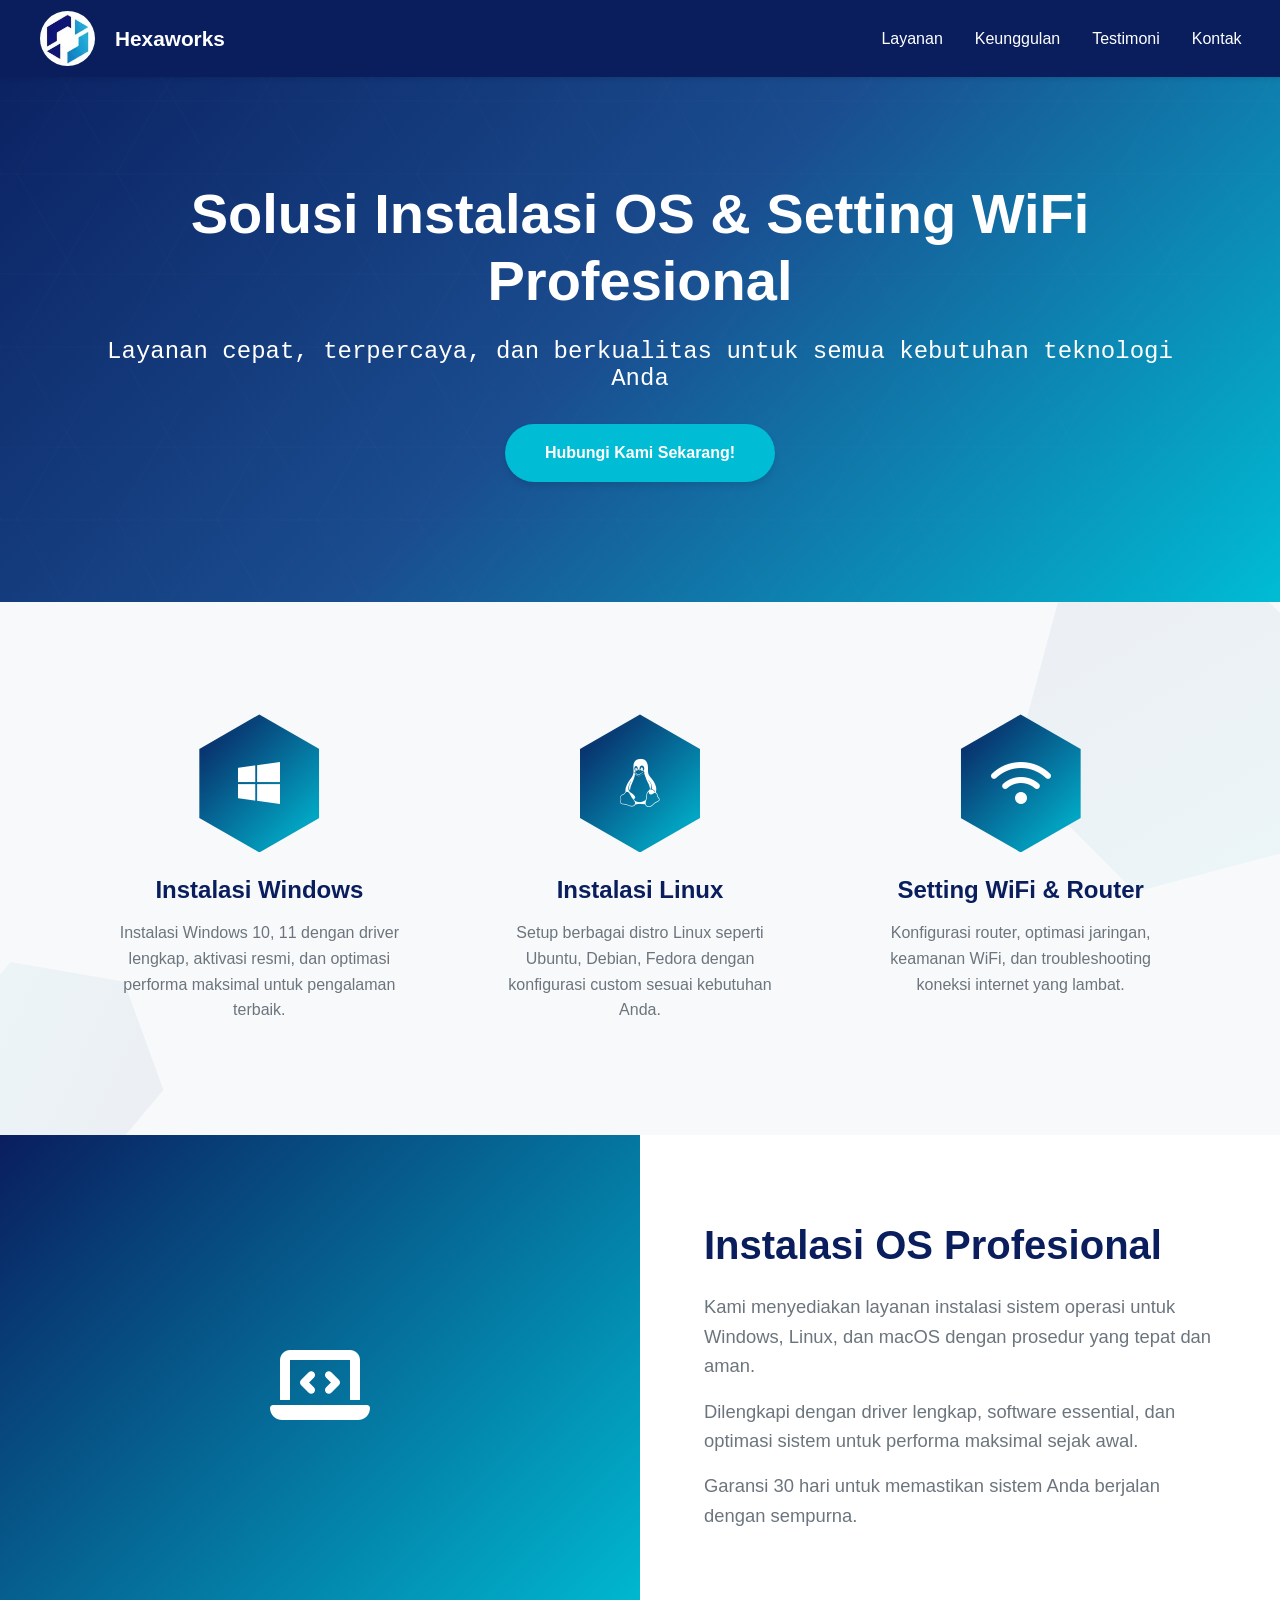
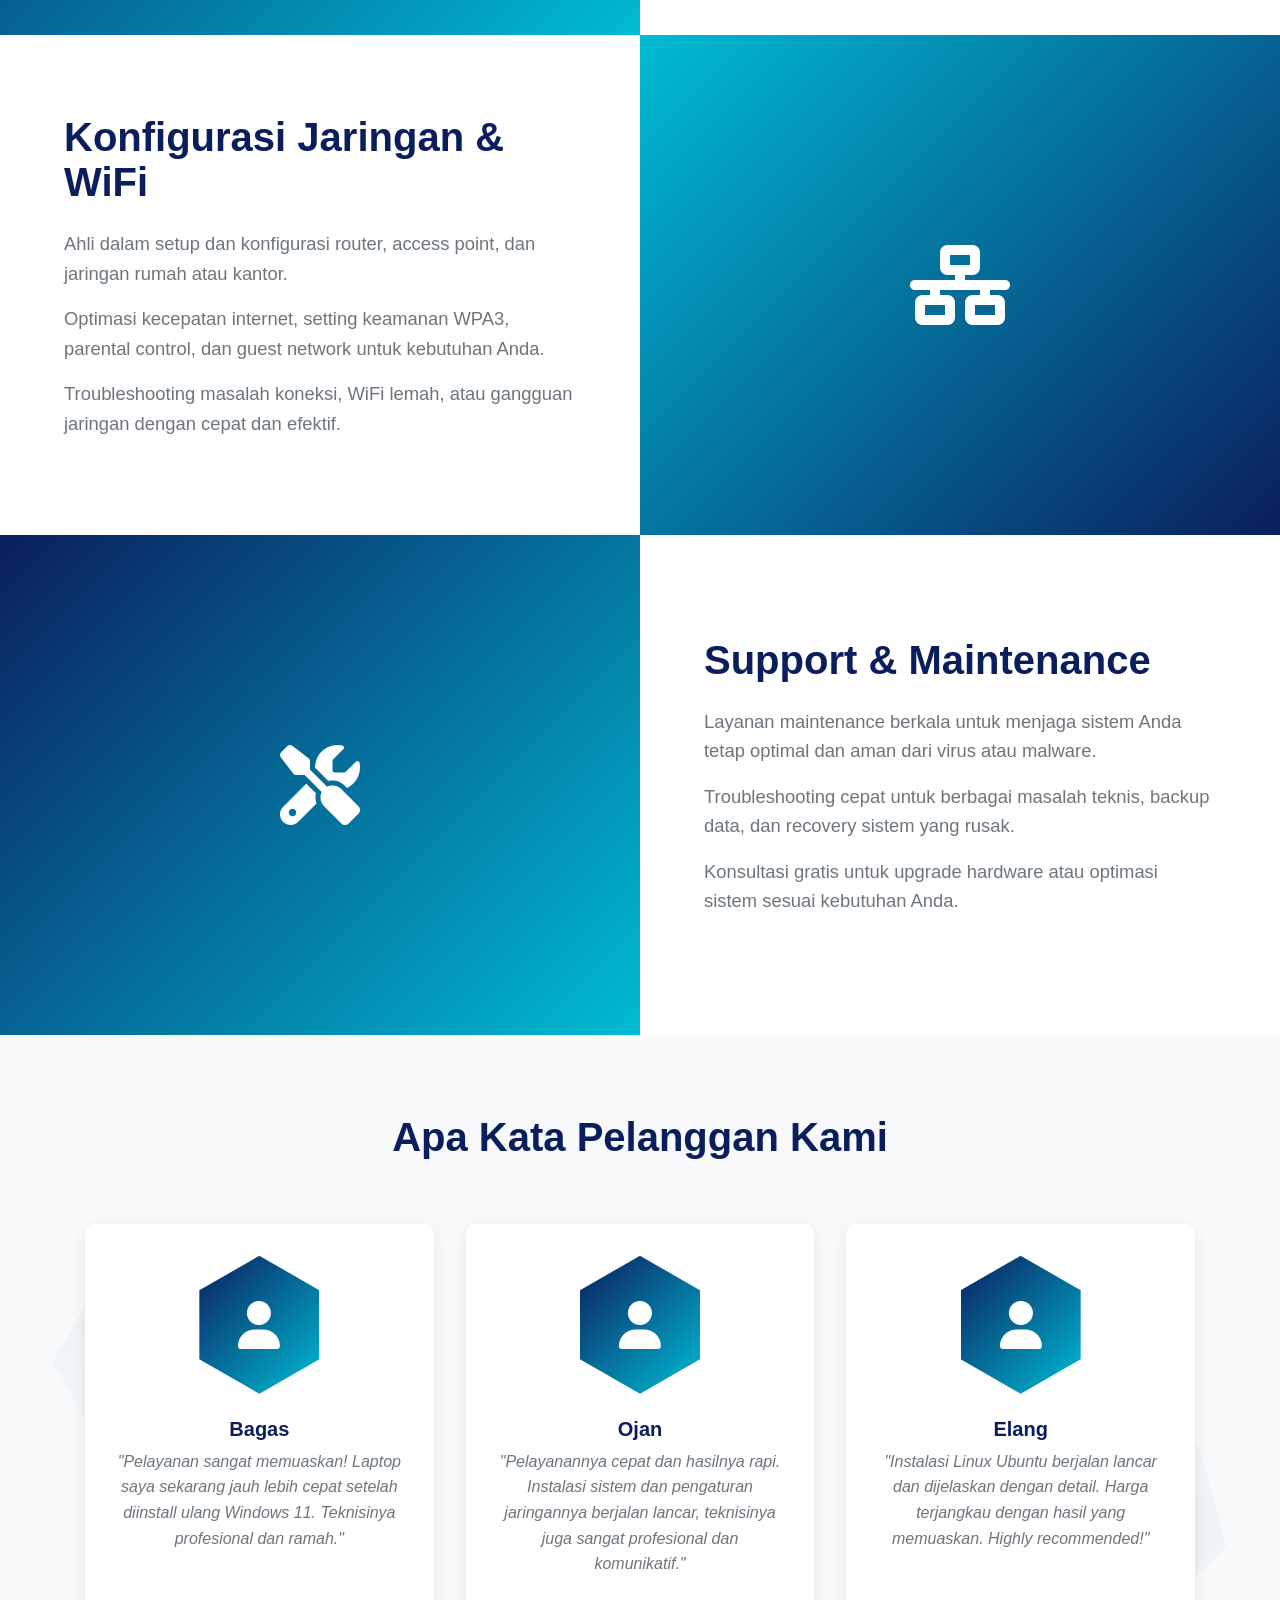
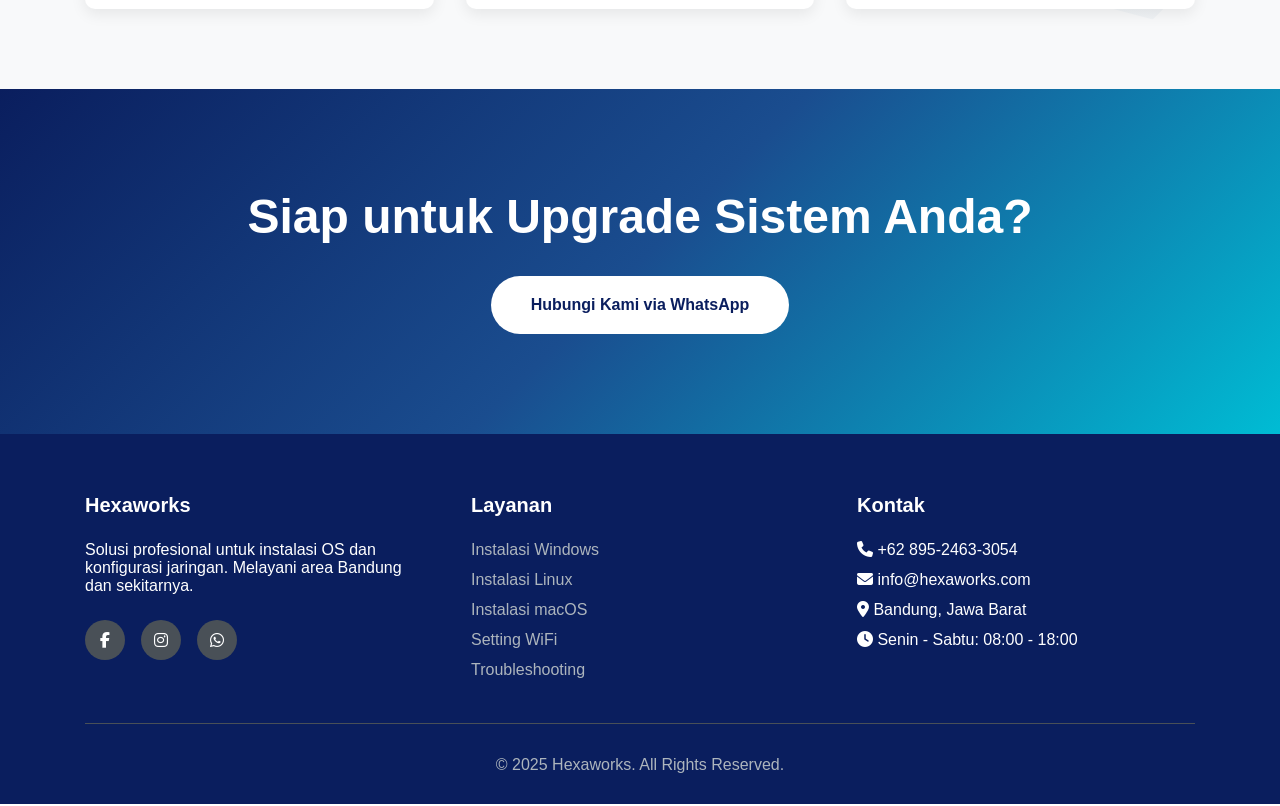
<file: index.html>
<!DOCTYPE html>
<html lang="id">
<head>
    <meta charset="UTF-8">
    <meta name="viewport" content="width=device-width, initial-scale=1.0">
    <title>Hexaworks - Jasa Instalasi OS & Setting WiFi</title>
    <link href="https://cdnjs.cloudflare.com/ajax/libs/font-awesome/6.4.0/css/all.min.css" rel="stylesheet">
    <link rel="stylesheet" href="Style.css">
</head>
<body>
    <!-- Navigation -->
    <nav>
        <div class="nav-container">
            <div class="nav-left">
                <div class="nav-circle">
                 <img src="logo.jpeg">
             </div>
        </div>
        <a href="#" class="nav-brand">Hexaworks</a>
            <button class="menu-toggle" onclick="toggleMenu()">
                <i class="fas fa-bars"></i>
            </button>
            <ul class="nav-menu" id="navMenu">
                <li><a href="#services" onclick="closeMenu()">Layanan</a></li>
                <li><a href="#showcase" onclick="closeMenu()">Keunggulan</a></li>
                <li><a href="#testimonials" onclick="closeMenu()">Testimoni</a></li>
                <li><a href="#contact" onclick="closeMenu()">Kontak</a></li>
            </ul>
    </nav>

    <!-- Hero Section -->
    <section class="hero">
        <div class="hero-container">
            <h1>Solusi Instalasi OS & Setting WiFi Profesional</h1>
            <p>Layanan cepat, terpercaya, dan berkualitas untuk semua kebutuhan teknologi Anda</p>
            <a href="#contact" class="btn-primary">Hubungi Kami Sekarang!</a>
        </div>
    </section>

    <!-- Icons Section -->
    <section class="icons-section" id="services">
        <div class="container">
            <div class="row">
                <div class="icon-box">
                    <div class="icon-circle">
                        <i class="fab fa-windows"></i>
                    </div>
                    <h3>Instalasi Windows</h3>
                    <p>Instalasi Windows 10, 11 dengan driver lengkap, aktivasi resmi, dan optimasi performa maksimal untuk pengalaman terbaik.</p>
                </div>
                <div class="icon-box">
                    <div class="icon-circle">
                        <i class="fab fa-linux"></i>
                    </div>
                    <h3>Instalasi Linux</h3>
                    <p>Setup berbagai distro Linux seperti Ubuntu, Debian, Fedora dengan konfigurasi custom sesuai kebutuhan Anda.</p>
                </div>
                <div class="icon-box">
                    <div class="icon-circle">
                        <i class="fas fa-wifi"></i>
                    </div>
                    <h3>Setting WiFi & Router</h3>
                    <p>Konfigurasi router, optimasi jaringan, keamanan WiFi, dan troubleshooting koneksi internet yang lambat.</p>
                </div>
            </div>
        </div>
    </section>

    <!-- Image Showcases -->
    <section class="showcase" id="showcase">
        <div class="showcase-item">
            <div class="showcase-img">
                <i class="fas fa-laptop-code"></i>
            </div>
            <div class="showcase-text">
                <h2>Instalasi OS Profesional</h2>
                <p>Kami menyediakan layanan instalasi sistem operasi untuk Windows, Linux, dan macOS dengan prosedur yang tepat dan aman.</p>
                <p>Dilengkapi dengan driver lengkap, software essential, dan optimasi sistem untuk performa maksimal sejak awal.</p>
                <p>Garansi 30 hari untuk memastikan sistem Anda berjalan dengan sempurna.</p>
            </div>
        </div>

        <div class="showcase-item">
            <div class="showcase-img">
                <i class="fas fa-network-wired"></i>
            </div>
            <div class="showcase-text">
                <h2>Konfigurasi Jaringan & WiFi</h2>
                <p>Ahli dalam setup dan konfigurasi router, access point, dan jaringan rumah atau kantor.</p>
                <p>Optimasi kecepatan internet, setting keamanan WPA3, parental control, dan guest network untuk kebutuhan Anda.</p>
                <p>Troubleshooting masalah koneksi, WiFi lemah, atau gangguan jaringan dengan cepat dan efektif.</p>
            </div>
        </div>

        <div class="showcase-item">
            <div class="showcase-img">
                <i class="fas fa-tools"></i>
            </div>
            <div class="showcase-text">
                <h2>Support & Maintenance</h2>
                <p>Layanan maintenance berkala untuk menjaga sistem Anda tetap optimal dan aman dari virus atau malware.</p>
                <p>Troubleshooting cepat untuk berbagai masalah teknis, backup data, dan recovery sistem yang rusak.</p>
                <p>Konsultasi gratis untuk upgrade hardware atau optimasi sistem sesuai kebutuhan Anda.</p>
            </div>
        </div>
    </section>

    <!-- Testimonials -->
    <section class="testimonials" id="testimonials">
        <div class="container">
            <div class="section-heading">
                <h2>Apa Kata Pelanggan Kami</h2>
            </div>
            <div class="testimonial-grid">
                <div class="testimonial-card">
                    <div class="testimonial-img">
                        <i class="fas fa-user"></i>
                    </div>
                    <h5>Bagas</h5>
                    <p>"Pelayanan sangat memuaskan! Laptop saya sekarang jauh lebih cepat setelah diinstall ulang Windows 11. Teknisinya profesional dan ramah."</p>
                </div>
                <div class="testimonial-card">
                    <div class="testimonial-img">
                        <i class="fas fa-user"></i>
                    </div>
                    <h5>Ojan</h5>
                    <p>"Pelayanannya cepat dan hasilnya rapi. Instalasi sistem dan pengaturan jaringannya berjalan lancar, teknisinya juga sangat profesional dan komunikatif."</p>
                </div>
                <div class="testimonial-card">
                    <div class="testimonial-img">
                        <i class="fas fa-user"></i>
                    </div>
                    <h5>Elang</h5>
                    <p>"Instalasi Linux Ubuntu berjalan lancar dan dijelaskan dengan detail. Harga terjangkau dengan hasil yang memuaskan. Highly recommended!"</p>
                </div>
            </div>
        </div>
    </section>

    <!-- Call to Action -->
    <section class="cta-section" id="contact">
        <div class="container">
            <h2>Siap untuk Upgrade Sistem Anda?</h2>
            <a href="https://wa.me/6289524633054" class="btn-secondary">Hubungi Kami via WhatsApp</a>
        </div>
    </section>

    <!-- Footer -->
    <footer>
        <div class="container">
            <div class="footer-content">
                <div class="footer-section">
                    <h4>Hexaworks</h4>
                    <p>Solusi profesional untuk instalasi OS dan konfigurasi jaringan. Melayani area Bandung dan sekitarnya.</p>
                    <div class="social-icons">
                        <a href="#"><i class="fab fa-facebook-f"></i></a>
                        <a href="https://www.instagram.com/hexaworks4/?utm_source=ig_web_button_share_sheet"><i class="fab fa-instagram"></i></a>
                        <a href="https://wa.me/6289524633054"><i class="fab fa-whatsapp"></i></a>
                    </div>
                </div>
                <div class="footer-section">
                    <h4>Layanan</h4>
                    <ul>
                        <li><a href="#">Instalasi Windows</a></li>
                        <li><a href="#">Instalasi Linux</a></li>
                        <li><a href="#">Instalasi macOS</a></li>
                        <li><a href="#">Setting WiFi</a></li>
                        <li><a href="#">Troubleshooting</a></li>
                    </ul>
                </div>
                <div class="footer-section">
                    <h4>Kontak</h4>
                    <ul>
                        <li><i class="fas fa-phone"></i> +62 895-2463-3054</li>
                        <li><i class="fas fa-envelope"></i> info@hexaworks.com</li>
                        <li><i class="fas fa-map-marker-alt"></i> Bandung, Jawa Barat</li>
                        <li><i class="fas fa-clock"></i> Senin - Sabtu: 08:00 - 18:00</li>
                    </ul>
                </div>
            </div>
            <div class="footer-bottom">
                <p>&copy; 2025 Hexaworks. All Rights Reserved.</p>
            </div>
        </div>
    </footer>

    <script>
        function toggleMenu() {
            const navMenu = document.getElementById('navMenu');
            navMenu.classList.toggle('active');
        }

        function closeMenu() {
            const navMenu = document.getElementById('navMenu');
            navMenu.classList.remove('active');
        }

        // Smooth scrolling
        document.querySelectorAll('a[href^="#"]').forEach(anchor => {
            anchor.addEventListener('click', function (e) {
                e.preventDefault();
                const target = document.querySelector(this.getAttribute('href'));
                if (target) {
                    const offsetTop = target.offsetTop - 60;
                    window.scrollTo({
                        top: offsetTop,
                        behavior: 'smooth'
                    });
                }
            });
        });

        // Navbar scroll effect
        window.addEventListener('scroll', function() {
            const nav = document.querySelector('nav');
            if (window.scrollY > 100) {
                nav.style.boxShadow = '0 4px 8px rgba(0,0,0,.2)';
            } else {
                nav.style.boxShadow = '0 2px 4px rgba(0,0,0,.1)';
            }
        });
    </script>
</body>
</html>
</file>
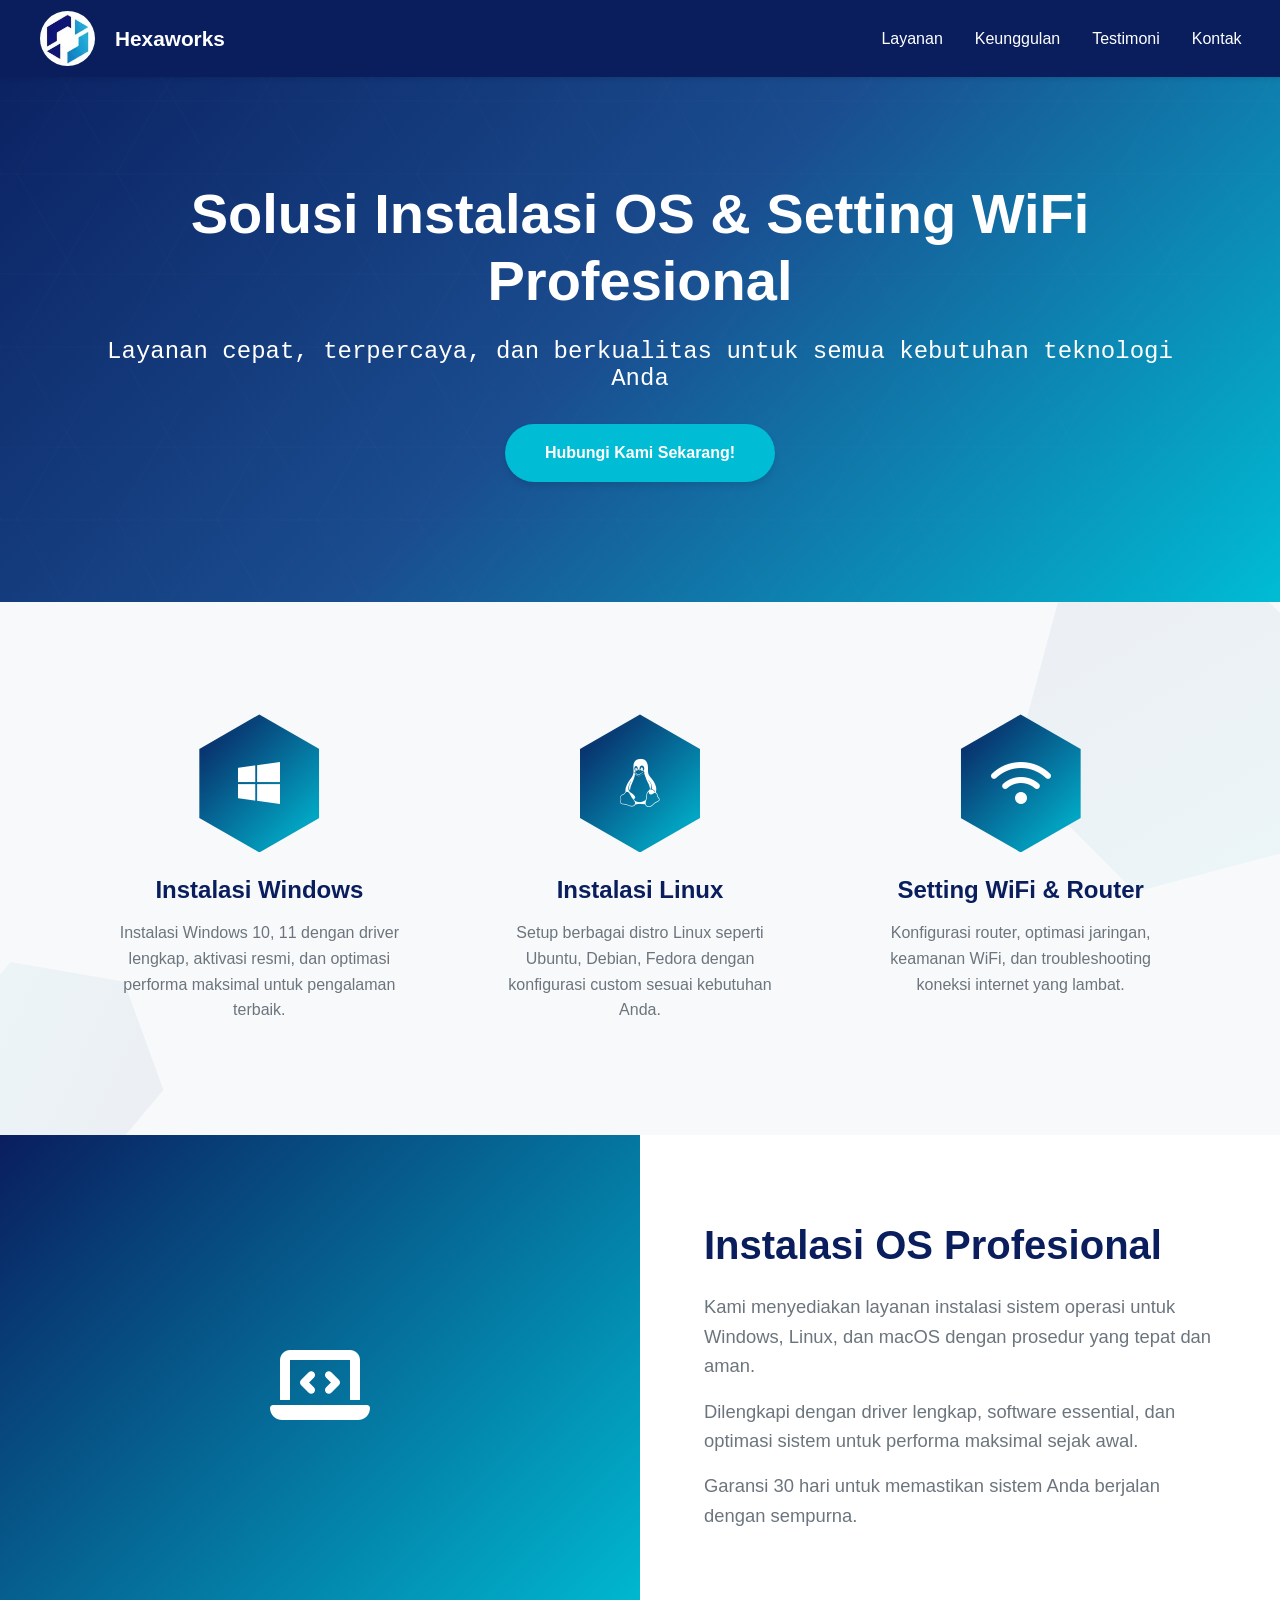
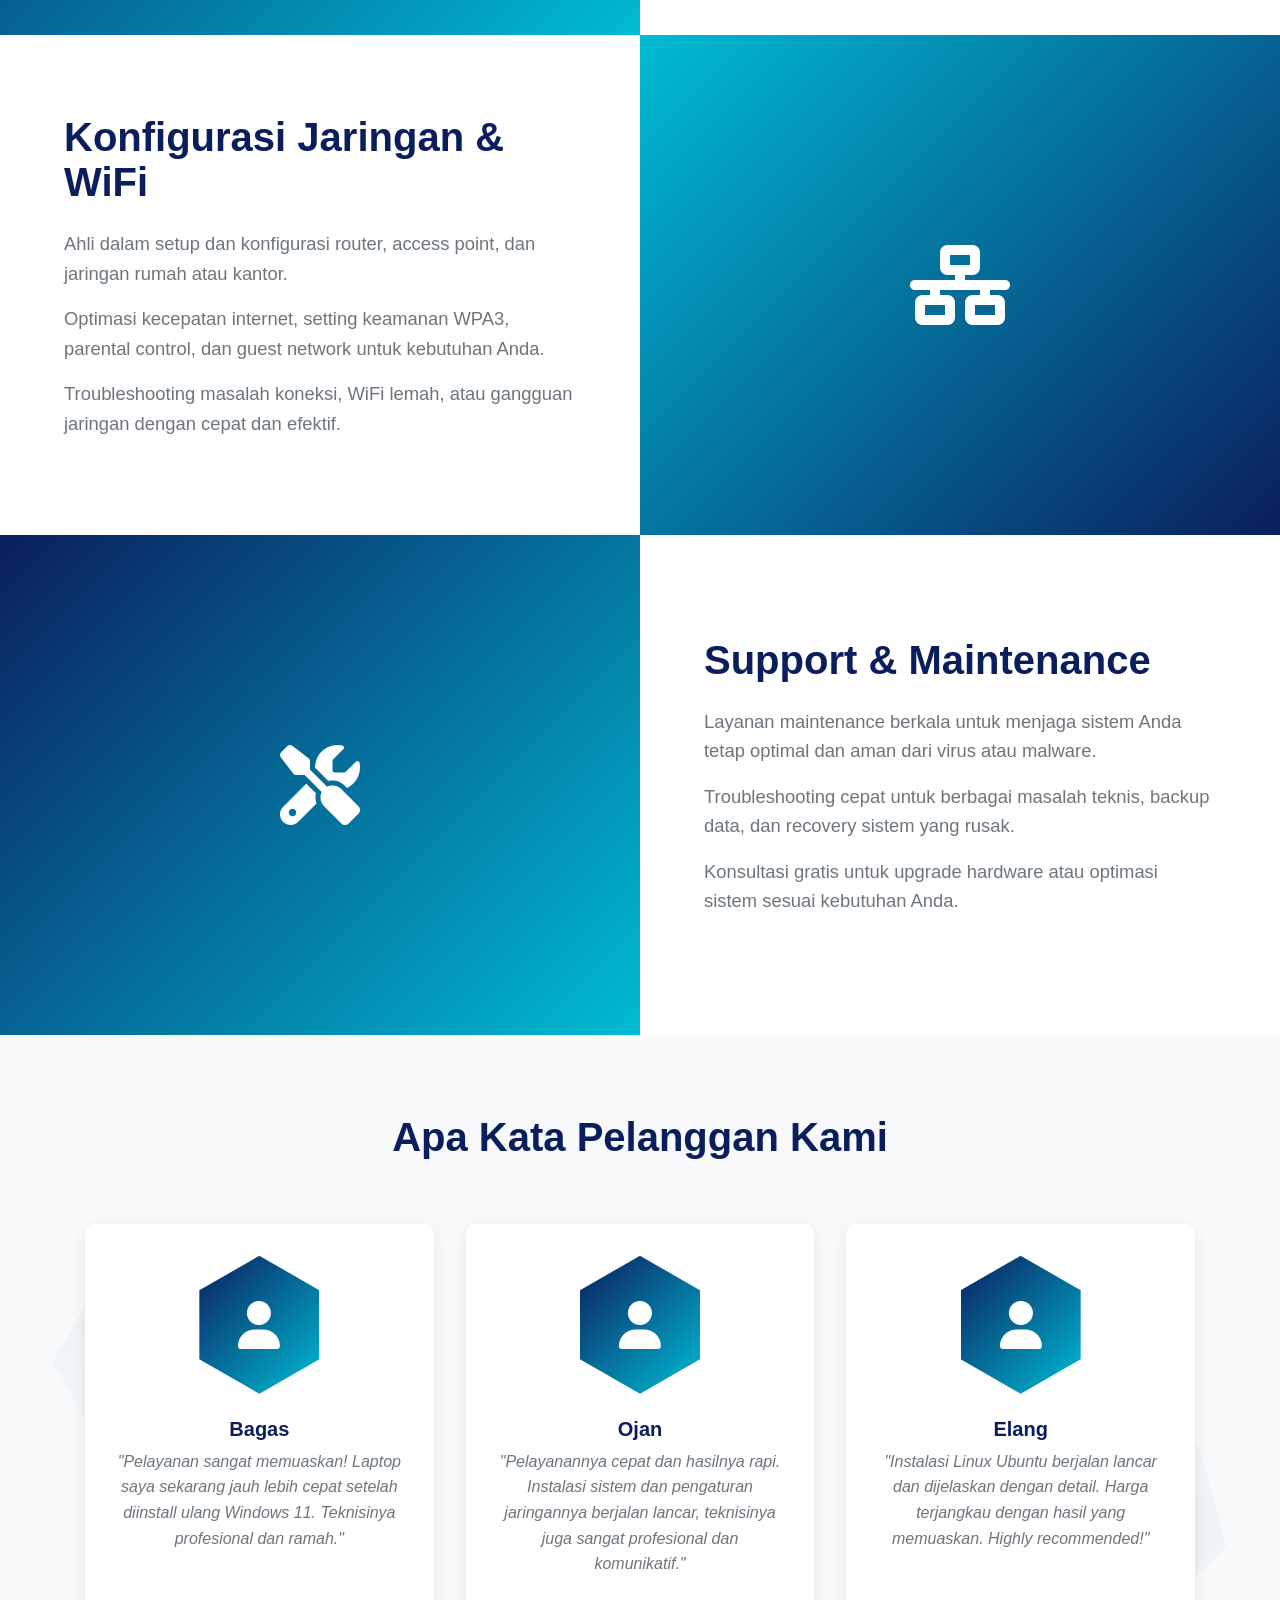
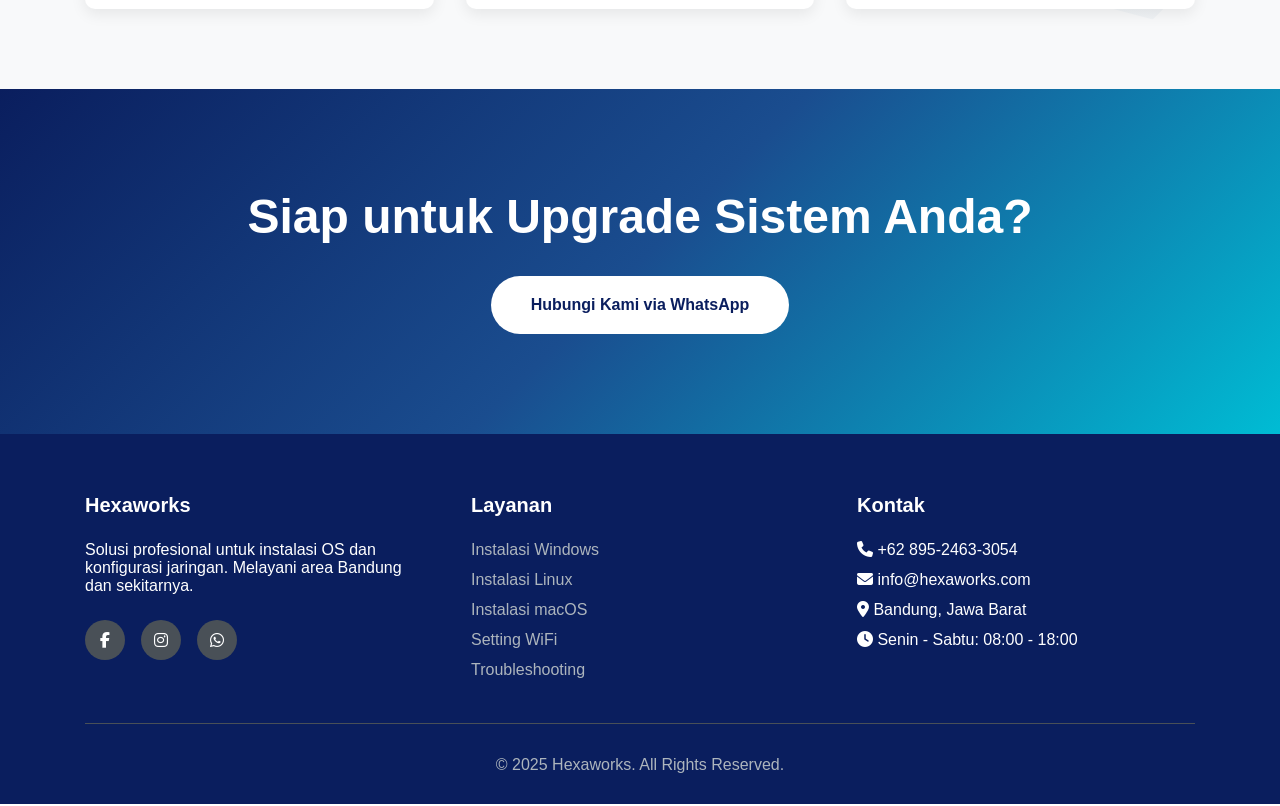
<file: home.html>
<!DOCTYPE html>
<html lang="id">
<head>
    <meta charset="UTF-8">
    <meta name="viewport" content="width=device-width, initial-scale=1.0">
    <title>Hexaworks - Jasa Instalasi OS & Setting WiFi</title>
    <link href="https://cdnjs.cloudflare.com/ajax/libs/font-awesome/6.4.0/css/all.min.css" rel="stylesheet">
    <link rel="stylesheet" href="Style.css">
</head>
<body>
    <!-- Navigation -->
    <nav>
        <div class="nav-container">
            <div class="nav-left">
                <div class="nav-circle">
                 <img src="logo.jpeg">
             </div>
        </div>
        <a href="#" class="nav-brand">Hexaworks</a>
            <button class="menu-toggle" onclick="toggleMenu()">
                <i class="fas fa-bars"></i>
            </button>
            <ul class="nav-menu" id="navMenu">
                <li><a href="#services" onclick="closeMenu()">Layanan</a></li>
                <li><a href="#showcase" onclick="closeMenu()">Keunggulan</a></li>
                <li><a href="#testimonials" onclick="closeMenu()">Testimoni</a></li>
                <li><a href="#contact" onclick="closeMenu()">Kontak</a></li>
            </ul>
    </nav>

    <!-- Hero Section -->
    <section class="hero">
        <div class="hero-container">
            <h1>Solusi Instalasi OS & Setting WiFi Profesional</h1>
            <p>Layanan cepat, terpercaya, dan berkualitas untuk semua kebutuhan teknologi Anda</p>
            <a href="#contact" class="btn-primary">Hubungi Kami Sekarang!</a>
        </div>
    </section>

    <!-- Icons Section -->
    <section class="icons-section" id="services">
        <div class="container">
            <div class="row">
                <div class="icon-box">
                    <div class="icon-circle">
                        <i class="fab fa-windows"></i>
                    </div>
                    <h3>Instalasi Windows</h3>
                    <p>Instalasi Windows 10, 11 dengan driver lengkap, aktivasi resmi, dan optimasi performa maksimal untuk pengalaman terbaik.</p>
                </div>
                <div class="icon-box">
                    <div class="icon-circle">
                        <i class="fab fa-linux"></i>
                    </div>
                    <h3>Instalasi Linux</h3>
                    <p>Setup berbagai distro Linux seperti Ubuntu, Debian, Fedora dengan konfigurasi custom sesuai kebutuhan Anda.</p>
                </div>
                <div class="icon-box">
                    <div class="icon-circle">
                        <i class="fas fa-wifi"></i>
                    </div>
                    <h3>Setting WiFi & Router</h3>
                    <p>Konfigurasi router, optimasi jaringan, keamanan WiFi, dan troubleshooting koneksi internet yang lambat.</p>
                </div>
            </div>
        </div>
    </section>

    <!-- Image Showcases -->
    <section class="showcase" id="showcase">
        <div class="showcase-item">
            <div class="showcase-img">
                <i class="fas fa-laptop-code"></i>
            </div>
            <div class="showcase-text">
                <h2>Instalasi OS Profesional</h2>
                <p>Kami menyediakan layanan instalasi sistem operasi untuk Windows, Linux, dan macOS dengan prosedur yang tepat dan aman.</p>
                <p>Dilengkapi dengan driver lengkap, software essential, dan optimasi sistem untuk performa maksimal sejak awal.</p>
                <p>Garansi 30 hari untuk memastikan sistem Anda berjalan dengan sempurna.</p>
            </div>
        </div>

        <div class="showcase-item">
            <div class="showcase-img">
                <i class="fas fa-network-wired"></i>
            </div>
            <div class="showcase-text">
                <h2>Konfigurasi Jaringan & WiFi</h2>
                <p>Ahli dalam setup dan konfigurasi router, access point, dan jaringan rumah atau kantor.</p>
                <p>Optimasi kecepatan internet, setting keamanan WPA3, parental control, dan guest network untuk kebutuhan Anda.</p>
                <p>Troubleshooting masalah koneksi, WiFi lemah, atau gangguan jaringan dengan cepat dan efektif.</p>
            </div>
        </div>

        <div class="showcase-item">
            <div class="showcase-img">
                <i class="fas fa-tools"></i>
            </div>
            <div class="showcase-text">
                <h2>Support & Maintenance</h2>
                <p>Layanan maintenance berkala untuk menjaga sistem Anda tetap optimal dan aman dari virus atau malware.</p>
                <p>Troubleshooting cepat untuk berbagai masalah teknis, backup data, dan recovery sistem yang rusak.</p>
                <p>Konsultasi gratis untuk upgrade hardware atau optimasi sistem sesuai kebutuhan Anda.</p>
            </div>
        </div>
    </section>

    <!-- Testimonials -->
    <section class="testimonials" id="testimonials">
        <div class="container">
            <div class="section-heading">
                <h2>Apa Kata Pelanggan Kami</h2>
            </div>
            <div class="testimonial-grid">
                <div class="testimonial-card">
                    <div class="testimonial-img">
                        <i class="fas fa-user"></i>
                    </div>
                    <h5>Bagas</h5>
                    <p>"Pelayanan sangat memuaskan! Laptop saya sekarang jauh lebih cepat setelah diinstall ulang Windows 11. Teknisinya profesional dan ramah."</p>
                </div>
                <div class="testimonial-card">
                    <div class="testimonial-img">
                        <i class="fas fa-user"></i>
                    </div>
                    <h5>Ojan</h5>
                    <p>"Pelayanannya cepat dan hasilnya rapi. Instalasi sistem dan pengaturan jaringannya berjalan lancar, teknisinya juga sangat profesional dan komunikatif."</p>
                </div>
                <div class="testimonial-card">
                    <div class="testimonial-img">
                        <i class="fas fa-user"></i>
                    </div>
                    <h5>Elang</h5>
                    <p>"Instalasi Linux Ubuntu berjalan lancar dan dijelaskan dengan detail. Harga terjangkau dengan hasil yang memuaskan. Highly recommended!"</p>
                </div>
            </div>
        </div>
    </section>

    <!-- Call to Action -->
    <section class="cta-section" id="contact">
        <div class="container">
            <h2>Siap untuk Upgrade Sistem Anda?</h2>
            <a href="https://wa.me/6289524633054" class="btn-secondary">Hubungi Kami via WhatsApp</a>
        </div>
    </section>

    <!-- Footer -->
    <footer>
        <div class="container">
            <div class="footer-content">
                <div class="footer-section">
                    <h4>Hexaworks</h4>
                    <p>Solusi profesional untuk instalasi OS dan konfigurasi jaringan. Melayani area Bandung dan sekitarnya.</p>
                    <div class="social-icons">
                        <a href="#"><i class="fab fa-facebook-f"></i></a>
                        <a href="https://www.instagram.com/hexaworks4/?utm_source=ig_web_button_share_sheet"><i class="fab fa-instagram"></i></a>
                        <a href="https://wa.me/6289524633054"><i class="fab fa-whatsapp"></i></a>
                    </div>
                </div>
                <div class="footer-section">
                    <h4>Layanan</h4>
                    <ul>
                        <li><a href="#">Instalasi Windows</a></li>
                        <li><a href="#">Instalasi Linux</a></li>
                        <li><a href="#">Instalasi macOS</a></li>
                        <li><a href="#">Setting WiFi</a></li>
                        <li><a href="#">Troubleshooting</a></li>
                    </ul>
                </div>
                <div class="footer-section">
                    <h4>Kontak</h4>
                    <ul>
                        <li><i class="fas fa-phone"></i> +62 895-2463-3054</li>
                        <li><i class="fas fa-envelope"></i> info@hexaworks.com</li>
                        <li><i class="fas fa-map-marker-alt"></i> Bandung, Jawa Barat</li>
                        <li><i class="fas fa-clock"></i> Senin - Sabtu: 08:00 - 18:00</li>
                    </ul>
                </div>
            </div>
            <div class="footer-bottom">
                <p>&copy; 2025 Hexaworks. All Rights Reserved.</p>
            </div>
        </div>
    </footer>

    <script>
        function toggleMenu() {
            const navMenu = document.getElementById('navMenu');
            navMenu.classList.toggle('active');
        }

        function closeMenu() {
            const navMenu = document.getElementById('navMenu');
            navMenu.classList.remove('active');
        }

        // Smooth scrolling
        document.querySelectorAll('a[href^="#"]').forEach(anchor => {
            anchor.addEventListener('click', function (e) {
                e.preventDefault();
                const target = document.querySelector(this.getAttribute('href'));
                if (target) {
                    const offsetTop = target.offsetTop - 60;
                    window.scrollTo({
                        top: offsetTop,
                        behavior: 'smooth'
                    });
                }
            });
        });

        // Navbar scroll effect
        window.addEventListener('scroll', function() {
            const nav = document.querySelector('nav');
            if (window.scrollY > 100) {
                nav.style.boxShadow = '0 4px 8px rgba(0,0,0,.2)';
            } else {
                nav.style.boxShadow = '0 2px 4px rgba(0,0,0,.1)';
            }
        });
    </script>
</body>
</html>
</file>
<file: Style.css>
* {
            margin: 0;
            padding: 0;
            box-sizing: border-box;
        }

        body {
            font-family: 'Lato', 'Helvetica Neue', Helvetica, Arial, sans-serif;
            color: #343a40;
        }

        /* Navigation */
    nav {
        background: #0a1e5e;
        padding: 0.7rem 0; /* lebih kecil biar lebih rapi */
        position: fixed;
        width: 100%;
        top: 0;
        z-index: 1000;
        box-shadow: 0 2px 4px rgba(0,0,0,.1);
    }

    .nav-container {
        max-width: 97%;
        margin: 0 10px;
        padding: 0 10px;
        display: flex;
        align-items: center;
        justify-content: space-between;
    }

    /* .container-lists {
        display: flex;
        align-items: center;
        margin-left: auto;
    } */

    .nav-left {
        display: flex;
        align-items: center;
        gap: 12px; 
    }

    .nav-circle {
        width: 55px;   
        height: 55px;
        border-radius: 50%;
        overflow: hidden;
        margin: 0 20px;
    }

    .nav-circle img {
        width: 100%;
        height: 100%;
        object-fit: cover;
    }
   
    .nav-brand {
        color: white;
        font-size: 1.3rem;
        font-weight: bold;
        text-decoration: none;
        margin-right: auto;
    }

    .nav-menu {
        display: flex;
        list-style: none;
        gap: 2rem;
        margin-left: auto;
    }

    .nav-menu a {
        color: white;
        text-decoration: none;
        font-size: 1,2em;
        transition: color 0.3s;
    }


        .nav-menu a:hover {
            color: #00bcd4;
        }

        .menu-toggle {
            display: none;
            background: none;
            border: none;
            color: white;
            font-size: 1.5rem;
            cursor: pointer;
        }

        /* Hexagon Background Pattern */
        .hero::before {
            content: '';
            position: absolute;
            top: 0;
            left: 0;
            right: 0;
            bottom: 0;
            background-image: 
                repeating-linear-gradient(120deg, rgba(255,255,255,0.03) 0px, rgba(255,255,255,0.03) 2px, transparent 2px, transparent 100px),
                repeating-linear-gradient(60deg, rgba(255,255,255,0.03) 0px, rgba(255,255,255,0.03) 2px, transparent 2px, transparent 100px),
                repeating-linear-gradient(180deg, rgba(255,255,255,0.03) 0px, rgba(255,255,255,0.03) 2px, transparent 2px, transparent 100px);
            background-size: 100px 173px;
            opacity: 0.3;
        }

        .hero {
            background: linear-gradient(135deg, #0a1e5e 0%, #1a4d8f 50%, #00bcd4 100%);
            background-size: cover;
            background-position: center;
            padding: 180px 0 120px;
            text-align: center;
            color: white;
            position: relative;
            overflow: hidden;
        }

        .hero-container {
            max-width: 1140px;
            margin: 0 auto;
            padding: 0 15px;
            position: relative;
            z-index: 1;
        }

        .hero h1 {
            font-size: 3.5rem;
            font-weight: 700;
            margin-bottom: 1.5rem;
            line-height: 1.2;
        }

        .hero p {
            font-size: 1.5rem;
            font-weight: 300;
            margin-bottom: 2rem;
            font-family: monospace;
        }

        .btn-primary {
            background: #00bcd4;
            color: white;
            padding: 1.25rem 2.5rem;
            font-size: 1rem;
            border: none;
            border-radius: 50px;
            text-decoration: none;
            display: inline-block;
            font-weight: 700;
            transition: all 0.3s;
            box-shadow: 0 4px 6px rgba(0,0,0,.1);
        }

        .btn-primary:hover {
            background: #0097a7;
            transform: translateY(-2px);
            box-shadow: 0 6px 12px rgba(0,0,0,.15);
        }

        /* Icons Section */
        .icons-section {
            padding: 80px 0;
            background: #f8f9fa;
            position: relative;
            overflow: hidden;
        }
        
        .icons-section::before {
            content: '';
            position: absolute;
            top: -50px;
            right: -50px;
            width: 300px;
            height: 346px;
            background: linear-gradient(135deg, rgba(10, 30, 94, 0.05) 0%, rgba(0, 188, 212, 0.05) 100%);
            clip-path: polygon(50% 0%, 100% 25%, 100% 75%, 50% 100%, 0% 75%, 0% 25%);
            transform: rotate(15deg);
        }
        
        .icons-section::after {
            content: '';
            position: absolute;
            bottom: -50px;
            left: -50px;
            width: 200px;
            height: 230px;
            background: linear-gradient(135deg, rgba(0, 188, 212, 0.05) 0%, rgba(10, 30, 94, 0.05) 100%);
            clip-path: polygon(50% 0%, 100% 25%, 100% 75%, 50% 100%, 0% 75%, 0% 25%);
            transform: rotate(-20deg);
        }

        .container {
            max-width: 1140px;
            margin: 0 auto;
            padding: 0 15px;
            position: relative;
            z-index: 1;
        }

        .row {
            display: grid;
            grid-template-columns: repeat(auto-fit, minmax(300px, 1fr));
            gap: 2rem;
        }

        .icon-box {
            text-align: center;
            padding: 2rem;
        }

        .icon-circle {
            width: 120px;
            height: 138px;
            background: linear-gradient(135deg, #0a1e5e 0%, #00bcd4 100%);
            margin: 0 auto 1.5rem;
            display: flex;
            align-items: center;
            justify-content: center;
            font-size: 3rem;
            color: white;
            clip-path: polygon(50% 0%, 100% 25%, 100% 75%, 50% 100%, 0% 75%, 0% 25%);
            box-shadow: 0 10px 30px rgba(0, 188, 212, 0.3);
            position: relative;
        }
        
        .icon-circle::before {
            content: '';
            position: absolute;
            inset: 3px;
            background: linear-gradient(135deg, #0a1e5e 0%, #00bcd4 100%);
            clip-path: polygon(50% 0%, 100% 25%, 100% 75%, 50% 100%, 0% 75%, 0% 25%);
            z-index: -1;
        }

        .icon-box h3 {
            font-size: 1.5rem;
            margin-bottom: 1rem;
            color: #0a1e5e;
        }

        .icon-box p {
            color: #6c757d;
            line-height: 1.6;
        }

        /* Image Showcase */
        .showcase {
            padding: 0;
        }

        .showcase-item {
            display: grid;
            grid-template-columns: 1fr 1fr;
            min-height: 500px;
            align-items: center;
        }

        .showcase-img {
            background: linear-gradient(135deg, #0a1e5e 0%, #00bcd4 100%);
            height: 100%;
            display: flex;
            align-items: center;
            justify-content: center;
            font-size: 5rem;
            color: white;
        }

        .showcase-text {
            padding: 4rem;
        }

        .showcase-text h2 {
            font-size: 2.5rem;
            font-weight: 700;
            margin-bottom: 1.5rem;
            color: #0a1e5e;
        }

        .showcase-text p {
            font-size: 1.15rem;
            color: #6c757d;
            line-height: 1.6;
            margin-bottom: 1rem;
        }

        .showcase-item:nth-child(even) .showcase-img {
            order: 2;
            background: linear-gradient(135deg, #00bcd4 0%, #0a1e5e 100%);
        }

        .showcase-item:nth-child(even) .showcase-text {
            order: 1;
        }

        /* Testimonials */
        .testimonials {
            padding: 80px 0;
            background: #f8f9fa;
            position: relative;
            overflow: hidden;
        }
        
        .testimonials::before {
            content: '';
            position: absolute;
            top: 50%;
            left: 5%;
            width: 150px;
            height: 173px;
            background: linear-gradient(135deg, rgba(10, 30, 94, 0.03) 0%, rgba(0, 188, 212, 0.03) 100%);
            clip-path: polygon(50% 0%, 100% 25%, 100% 75%, 50% 100%, 0% 75%, 0% 25%);
            transform: translateY(-50%) rotate(30deg);
        }
        
        .testimonials::after {
            content: '';
            position: absolute;
            bottom: 10%;
            right: 5%;
            width: 180px;
            height: 207px;
            background: linear-gradient(135deg, rgba(0, 188, 212, 0.03) 0%, rgba(10, 30, 94, 0.03) 100%);
            clip-path: polygon(50% 0%, 100% 25%, 100% 75%, 50% 100%, 0% 75%, 0% 25%);
            transform: rotate(-15deg);
        }

        .section-heading {
            text-align: center;
            margin-bottom: 4rem;
        }

        .section-heading h2 {
            font-size: 2.5rem;
            font-weight: 700;
            color: #0a1e5e;
        }

        .testimonial-grid {
            display: grid;
            grid-template-columns: repeat(auto-fit, minmax(280px, 1fr));
            gap: 2rem;
        }

        .testimonial-card {
            background: white;
            padding: 2rem;
            border-radius: 10px;
            box-shadow: 0 5px 15px rgba(0,0,0,.08);
            text-align: center;
        }

        .testimonial-img {
            width: 120px;
            height: 138px;
            margin: 0 auto 1.5rem;
            background: linear-gradient(135deg, #0a1e5e 0%, #00bcd4 100%);
            display: flex;
            align-items: center;
            justify-content: center;
            font-size: 3rem;
            color: white;
            clip-path: polygon(50% 0%, 100% 25%, 100% 75%, 50% 100%, 0% 75%, 0% 25%);
            box-shadow: 0 10px 30px rgba(0, 188, 212, 0.2);
        }

        .testimonial-card h5 {
            font-size: 1.25rem;
            margin-bottom: 0.5rem;
            color: #0a1e5e;
        }

        .testimonial-card p {
            color: #6c757d;
            font-style: italic;
            line-height: 1.6;
        }

        /* Call to Action */
        .cta-section {
            background: linear-gradient(135deg, #0a1e5e 0%, #1a4d8f 50%, #00bcd4 100%);
            padding: 100px 0;
            text-align: center;
            color: white;
        }

        .cta-section h2 {
            font-size: 3rem;
            font-weight: 700;
            margin-bottom: 2rem;
        }

        .btn-secondary {
            background: white;
            color: #0a1e5e;
            padding: 1.25rem 2.5rem;
            font-size: 1rem;
            border: none;
            border-radius: 50px;
            text-decoration: none;
            display: inline-block;
            font-weight: 700;
            transition: all 0.3s;
        }

        .btn-secondary:hover {
            background: #f8f9fa;
            transform: translateY(-2px);
            box-shadow: 0 6px 12px rgba(0,0,0,.2);
        }

        /* Footer */
        footer {
            background: #0a1e5e;
            color: white;
            padding: 60px 0 30px;
        }

        .footer-content {
            display: grid;
            grid-template-columns: repeat(auto-fit, minmax(250px, 1fr));
            gap: 3rem;
            margin-bottom: 2rem;
        }

        .footer-section h4 {
            margin-bottom: 1.5rem;
            font-size: 1.25rem;
        }

        .footer-section ul {
            list-style: none;
        }

        .footer-section ul li {
            margin-bottom: 0.75rem;
        }

        .footer-section a {
            color: #adb5bd;
            text-decoration: none;
            transition: color 0.3s;
        }

        .footer-section a:hover {
            color: white;
        }

        .social-icons {
            display: flex;
            gap: 1rem;
            padding-top: 25px;
        }

        .social-icons a {
            width: 40px;
            height: 40px;
            background: #495057;
            border-radius: 50%;
            display: flex;
            align-items: center;
            justify-content: center;
            color: white;
            transition: all 0.3s;
        }

        .social-icons a:hover {
            background: #00bcd4;
            transform: translateY(-3px);
        }

        .footer-bottom {
            text-align: center;
            padding-top: 2rem;
            border-top: 1px solid #495057;
            color: #adb5bd;
        }

        @media (max-width: 768px) {
            .menu-toggle {
                display: block;
            }

            .nav-menu {
                display: none;
                position: absolute;
                top: 100%;
                left: 0;
                right: 0;
                background: #0a1e5e;
                flex-direction: column;
                padding: 1rem;
                gap: 1rem;
            }

            .nav-menu.active {
                display: flex;
            }

            .hero h1 {
                font-size: 2.5rem;
            }

            .hero p {
                font-size: 1.2rem;
            }

            .showcase-item {
                grid-template-columns: 1fr;
            }

            .showcase-img {
                min-height: 300px;
            }

            .showcase-text {
                padding: 2rem;
            }

            .showcase-item:nth-child(even) .showcase-img {
                order: 1;
            }

            .showcase-item:nth-child(even) .showcase-text {
                order: 2;
            }
        }
</file>
